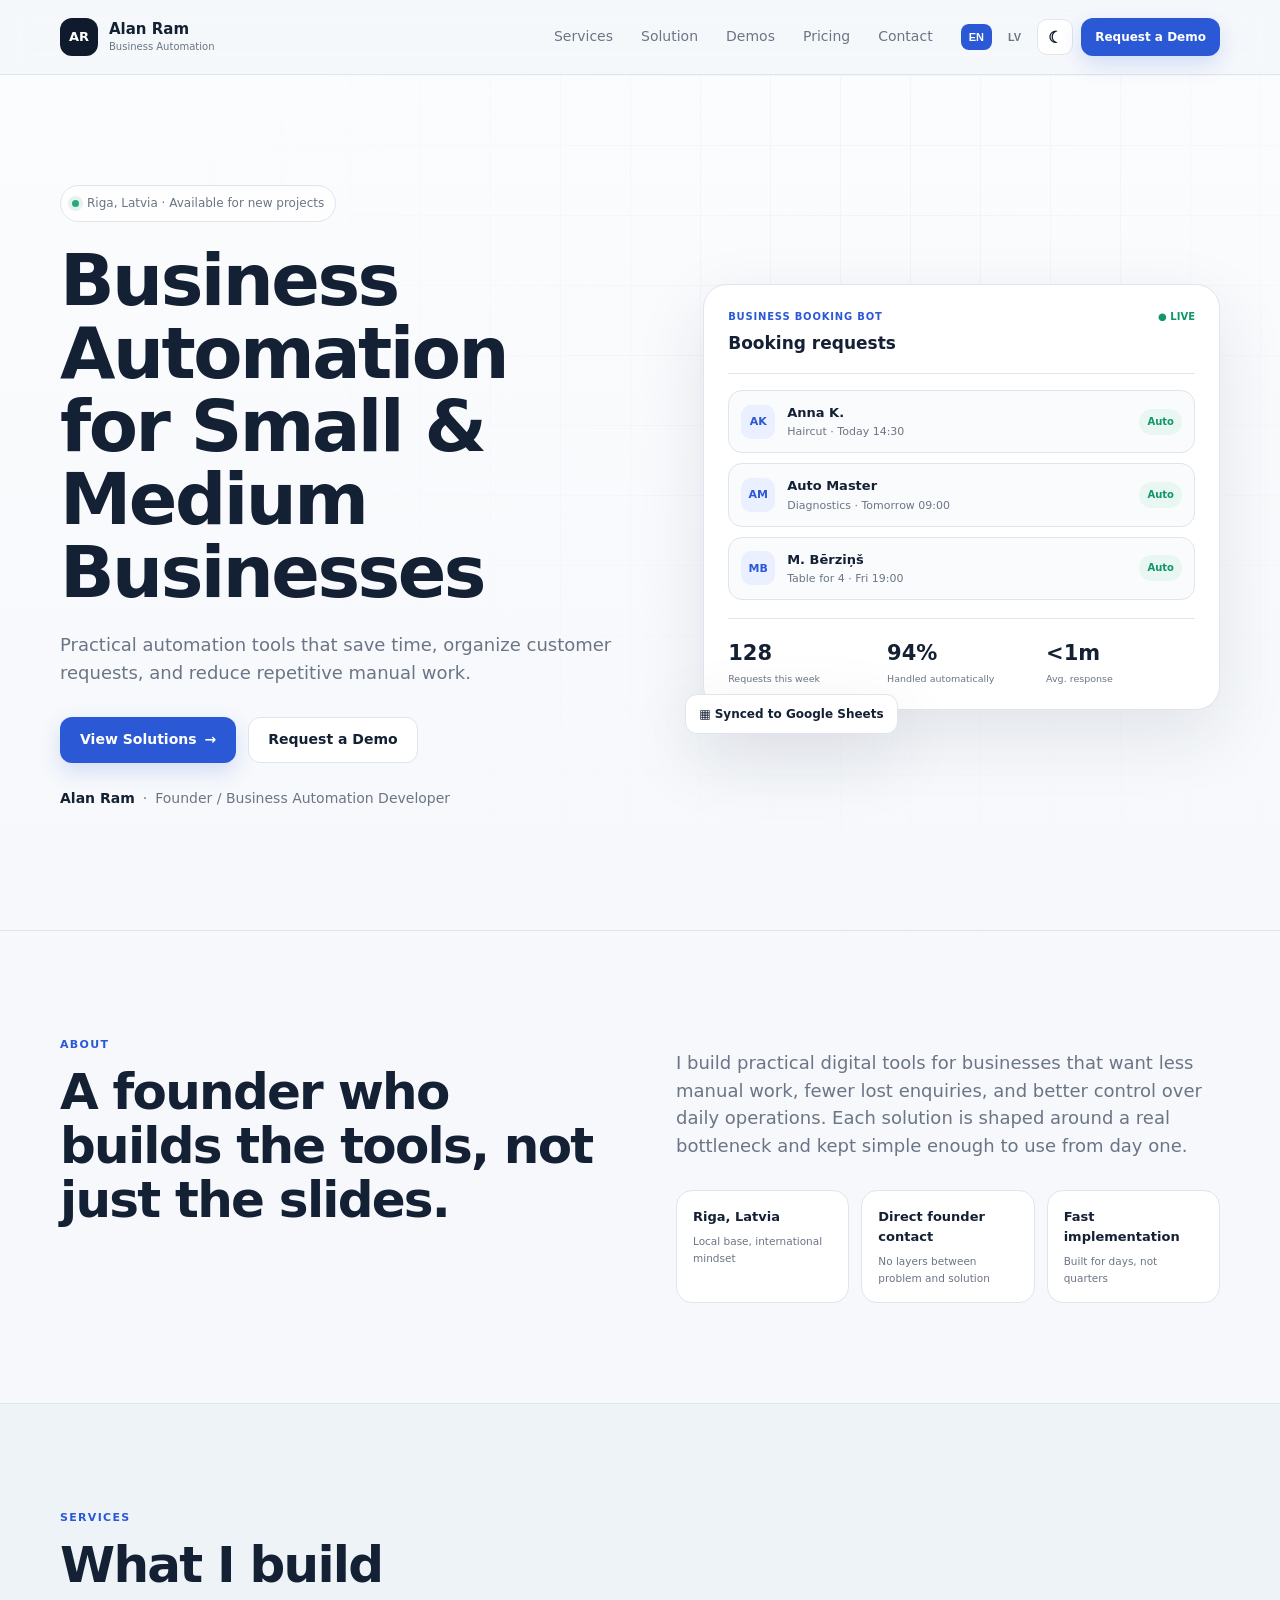
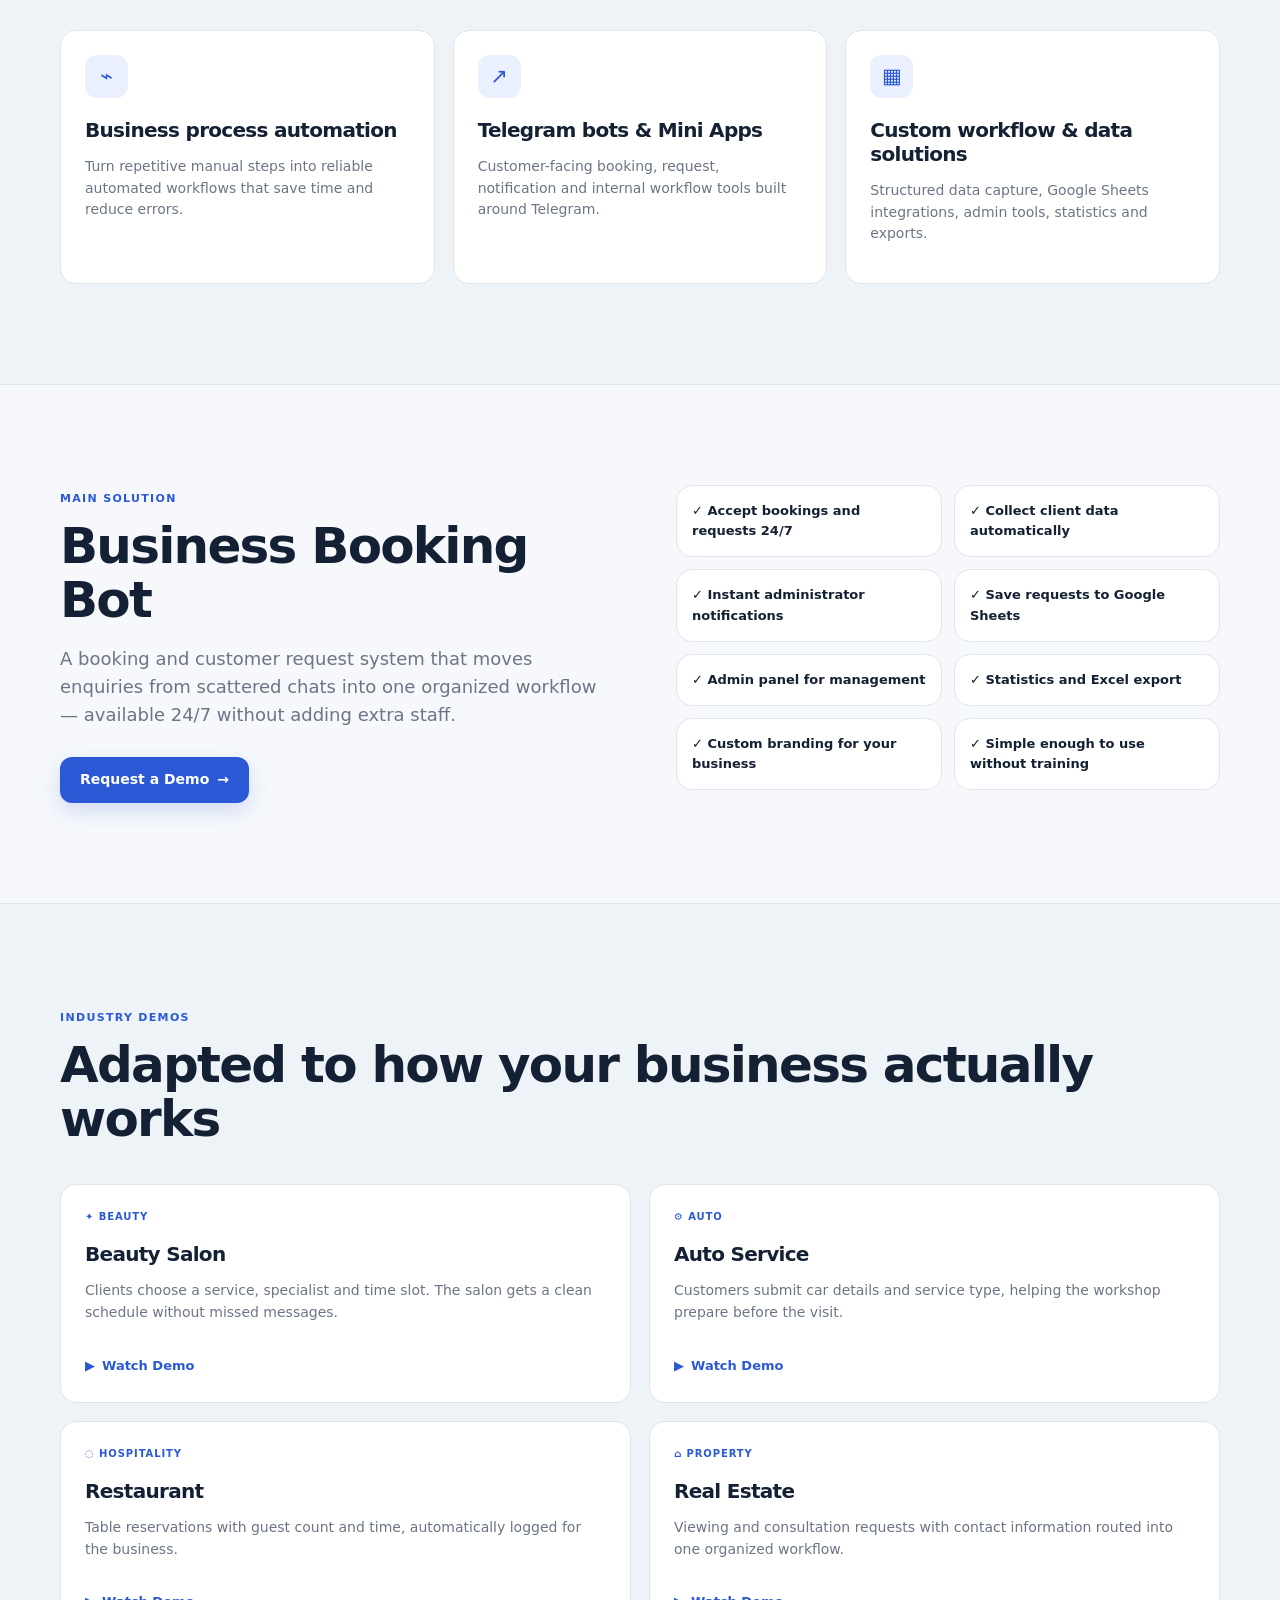
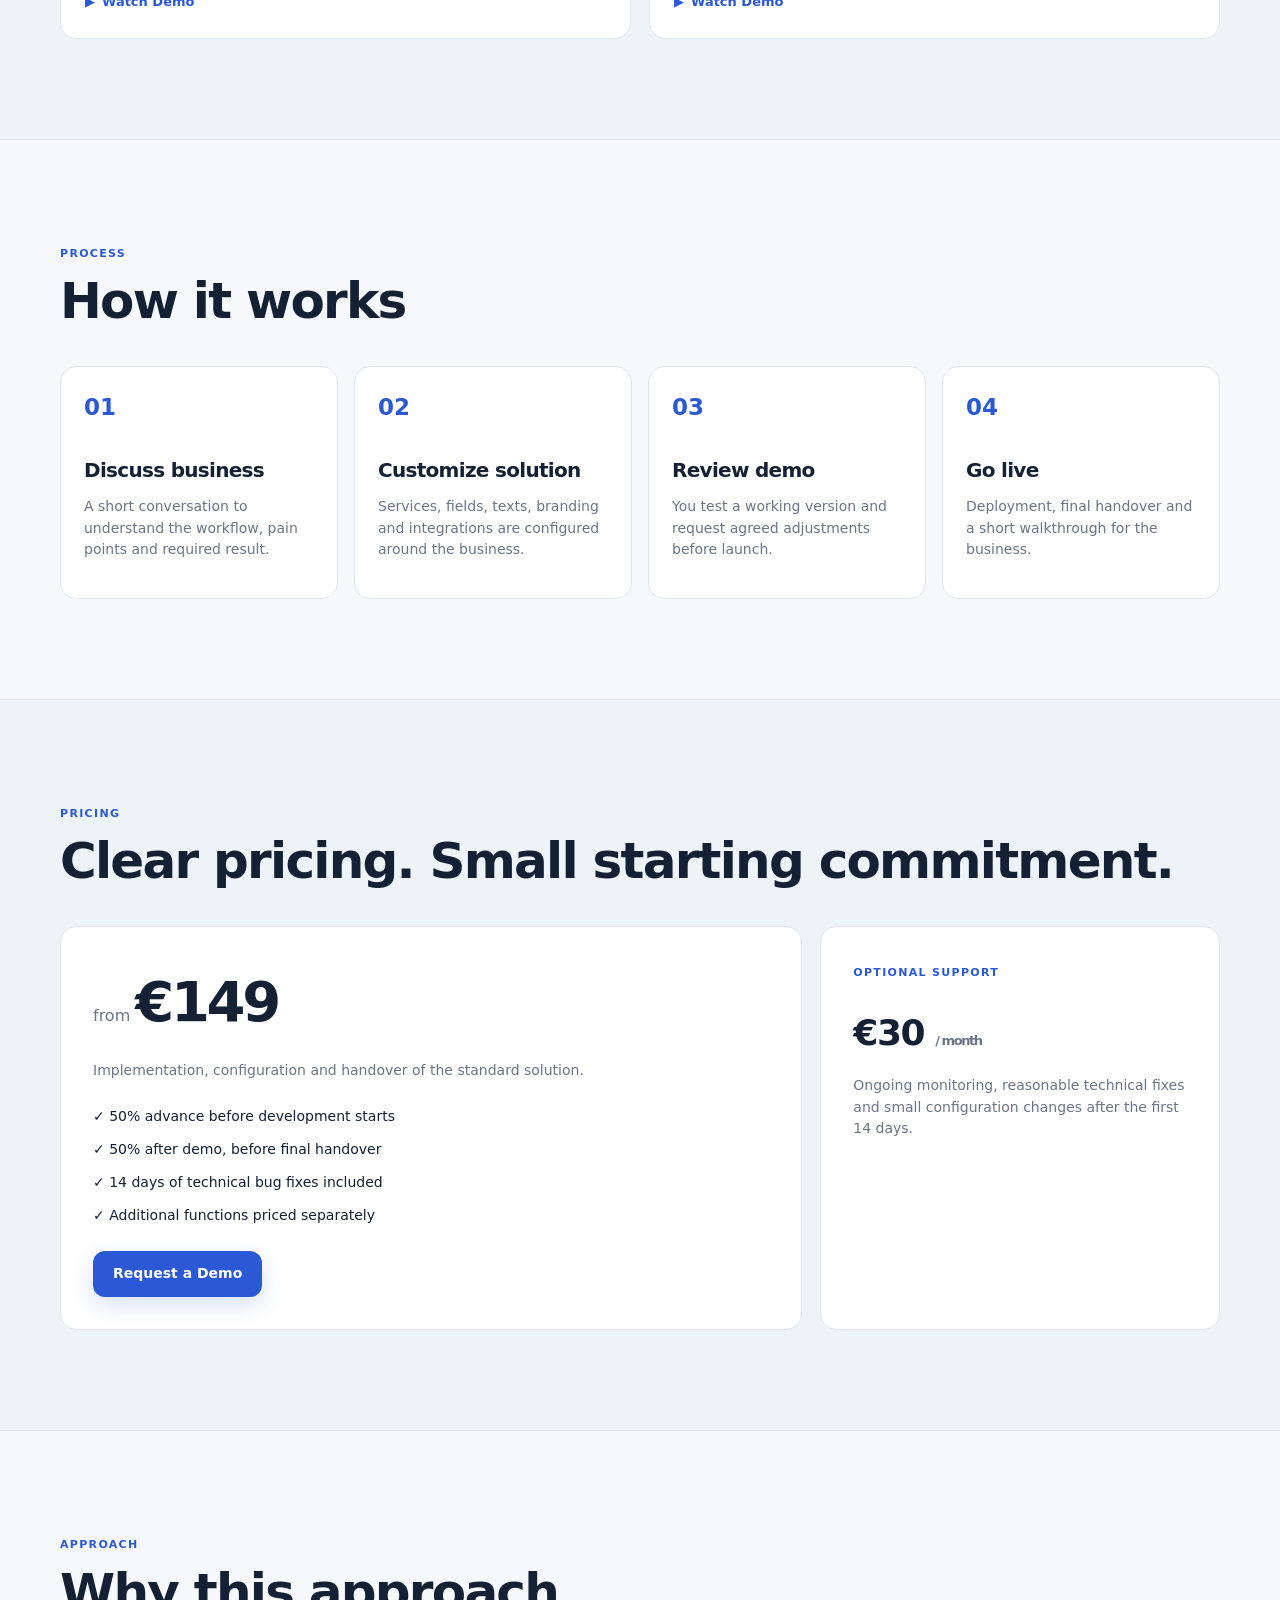
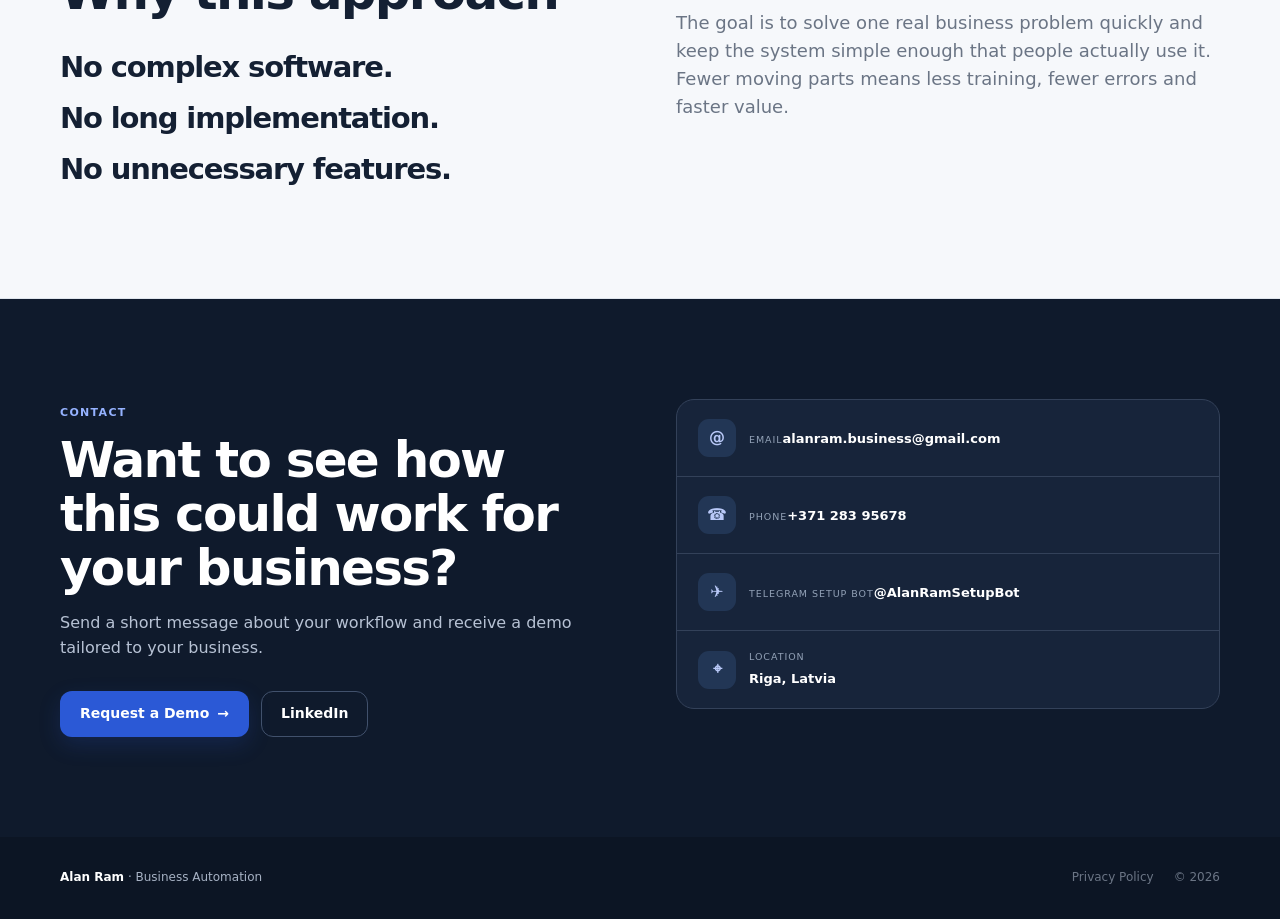
<file: index.html>
<!doctype html>
<html lang="en">
<head>
  <meta charset="utf-8">
  <meta name="viewport" content="width=device-width,initial-scale=1">
  <title>Alan Ram — Business Automation</title>
  <meta name="description" content="Practical business automation for small and medium businesses in Riga and beyond.">
  <link rel="stylesheet" href="styles.css">
</head>
<body>
<header class="site-header">
  <div class="wrap nav">
    <a class="brand" href="#top">
      <span class="mark">AR</span>
      <span><strong>Alan Ram</strong><small>Business Automation</small></span>
    </a>
    <nav>
      <a href="#services" data-t="navServices">Services</a>
      <a href="#solution" data-t="navSolution">Solution</a>
      <a href="#demos" data-t="navDemos">Demos</a>
      <a href="#pricing" data-t="navPricing">Pricing</a>
      <a href="#contact" data-t="navContact">Contact</a>
    </nav>
    <div class="nav-actions">
      <button class="lang active" data-lang="en">EN</button>
      <button class="lang" data-lang="lv">LV</button>
      <button class="theme-toggle" id="themeToggle" type="button" aria-label="Toggle theme" title="Toggle theme"><span id="themeIcon">☾</span></button>
      <a class="btn primary small" href="#contact" data-t="requestDemo">Request a Demo</a>
    </div>
  </div>
</header>

<main id="top">
<section class="hero">
  <div class="grid-bg"></div>
  <div class="wrap hero-grid">
    <div class="hero-copy reveal">
      <div class="pill"><span class="dot"></span><span data-t="heroBadge">Riga, Latvia · Available for new projects</span></div>
      <h1 data-t="heroTitle">Business Automation for Small & Medium Businesses</h1>
      <p data-t="heroLead">Practical automation tools that save time, organize customer requests, and reduce repetitive manual work.</p>
      <div class="actions">
        <a class="btn primary" href="#solution"><span data-t="viewSolutions">View Solutions</span> →</a>
        <a class="btn ghost" href="#contact" data-t="requestDemo">Request a Demo</a>
      </div>
      <div class="founder"><strong>Alan Ram</strong><span>·</span><span data-t="role">Founder / Business Automation Developer</span></div>
    </div>

    <div class="mockup reveal">
      <div class="mock-card">
        <div class="mock-head">
          <div><small>Business Booking Bot</small><strong data-t="requests">Booking requests</strong></div>
          <span class="live">● LIVE</span>
        </div>
        <div class="rows">
          <div class="row"><span class="avatar">AK</span><span><b>Anna K.</b><small data-t="row1">Haircut · Today 14:30</small></span><i>Auto</i></div>
          <div class="row"><span class="avatar">AM</span><span><b>Auto Master</b><small data-t="row2">Diagnostics · Tomorrow 09:00</small></span><i>Auto</i></div>
          <div class="row"><span class="avatar">MB</span><span><b>M. Bērziņš</b><small data-t="row3">Table for 4 · Fri 19:00</small></span><i>Auto</i></div>
        </div>
        <div class="stats">
          <div><b>128</b><span data-t="stat1">Requests this week</span></div>
          <div><b>94%</b><span data-t="stat2">Handled automatically</span></div>
          <div><b>&lt;1m</b><span data-t="stat3">Avg. response</span></div>
        </div>
      </div>
      <div class="sync">▦ <span data-t="synced">Synced to Google Sheets</span></div>
    </div>
  </div>
</section>

<section class="section">
  <div class="wrap split">
    <div class="reveal">
      <span class="label" data-t="aboutLabel">About</span>
      <h2 data-t="aboutTitle">A founder who builds the tools, not just the slides.</h2>
    </div>
    <div class="reveal">
      <p class="lead" data-t="aboutText">I build practical digital tools for businesses that want less manual work, fewer lost enquiries, and better control over daily operations. Each solution is shaped around a real bottleneck and kept simple enough to use from day one.</p>
      <div class="facts">
        <div><b data-t="f1a">Riga, Latvia</b><span data-t="f1b">Local base, international mindset</span></div>
        <div><b data-t="f2a">Direct founder contact</b><span data-t="f2b">No layers between problem and solution</span></div>
        <div><b data-t="f3a">Fast implementation</b><span data-t="f3b">Built for days, not quarters</span></div>
      </div>
    </div>
  </div>
</section>

<section class="section alt" id="services">
  <div class="wrap">
    <span class="label" data-t="servicesLabel">Services</span>
    <h2 data-t="servicesTitle">What I build</h2>
    <div class="cards three">
      <article><div class="icon">⌁</div><h3 data-t="s1t">Business process automation</h3><p data-t="s1p">Turn repetitive manual steps into reliable automated workflows that save time and reduce errors.</p></article>
      <article><div class="icon">↗</div><h3 data-t="s2t">Telegram bots & Mini Apps</h3><p data-t="s2p">Customer-facing booking, request, notification and internal workflow tools built around Telegram.</p></article>
      <article><div class="icon">▦</div><h3 data-t="s3t">Custom workflow & data solutions</h3><p data-t="s3p">Structured data capture, Google Sheets integrations, admin tools, statistics and exports.</p></article>
    </div>
  </div>
</section>

<section class="section" id="solution">
  <div class="wrap solution">
    <div>
      <span class="label" data-t="solutionLabel">Main solution</span>
      <h2>Business Booking Bot</h2>
      <p class="lead" data-t="solutionText">A booking and customer request system that moves enquiries from scattered chats into one organized workflow — available 24/7 without adding extra staff.</p>
      <a class="btn primary" href="#contact"><span data-t="requestDemo">Request a Demo</span> →</a>
    </div>
    <div class="features">
      <div>✓ <span data-t="ft1">Accept bookings and requests 24/7</span></div>
      <div>✓ <span data-t="ft2">Collect client data automatically</span></div>
      <div>✓ <span data-t="ft3">Instant administrator notifications</span></div>
      <div>✓ <span data-t="ft4">Save requests to Google Sheets</span></div>
      <div>✓ <span data-t="ft5">Admin panel for management</span></div>
      <div>✓ <span data-t="ft6">Statistics and Excel export</span></div>
      <div>✓ <span data-t="ft7">Custom branding for your business</span></div>
      <div>✓ <span data-t="ft8">Simple enough to use without training</span></div>
    </div>
  </div>
</section>

<section class="section alt" id="demos">
  <div class="wrap">
    <span class="label" data-t="demosLabel">Industry demos</span>
    <h2 data-t="demosTitle">Adapted to how your business actually works</h2>
    <div class="cards two">
      <article><span class="mini">✦ BEAUTY</span><h3 data-t="d1t">Beauty Salon</h3><p data-t="d1p">Clients choose a service, specialist and time slot. The salon gets a clean schedule without missed messages.</p><a class="demo-link" href="#">▶ <span data-t="watchDemo">Watch Demo</span></a></article>
      <article><span class="mini">⚙ AUTO</span><h3 data-t="d2t">Auto Service</h3><p data-t="d2p">Customers submit car details and service type, helping the workshop prepare before the visit.</p><a class="demo-link" href="#">▶ <span data-t="watchDemo">Watch Demo</span></a></article>
      <article><span class="mini">◌ HOSPITALITY</span><h3 data-t="d3t">Restaurant</h3><p data-t="d3p">Table reservations with guest count and time, automatically logged for the business.</p><a class="demo-link" href="#">▶ <span data-t="watchDemo">Watch Demo</span></a></article>
      <article><span class="mini">⌂ PROPERTY</span><h3 data-t="d4t">Real Estate</h3><p data-t="d4p">Viewing and consultation requests with contact information routed into one organized workflow.</p><a class="demo-link" href="#">▶ <span data-t="watchDemo">Watch Demo</span></a></article>
    </div>
  </div>
</section>

<section class="section">
  <div class="wrap">
    <span class="label" data-t="processLabel">Process</span>
    <h2 data-t="processTitle">How it works</h2>
    <div class="process">
      <div><span>01</span><h3 data-t="p1t">Discuss business</h3><p data-t="p1p">A short conversation to understand the workflow, pain points and required result.</p></div>
      <div><span>02</span><h3 data-t="p2t">Customize solution</h3><p data-t="p2p">Services, fields, texts, branding and integrations are configured around the business.</p></div>
      <div><span>03</span><h3 data-t="p3t">Review demo</h3><p data-t="p3p">You test a working version and request agreed adjustments before launch.</p></div>
      <div><span>04</span><h3 data-t="p4t">Go live</h3><p data-t="p4p">Deployment, final handover and a short walkthrough for the business.</p></div>
    </div>
  </div>
</section>

<section class="section alt" id="pricing">
  <div class="wrap">
    <span class="label" data-t="pricingLabel">Pricing</span>
    <h2 data-t="pricingTitle">Clear pricing. Small starting commitment.</h2>
    <div class="pricing">
      <div class="price-card">
        <div class="price"><span data-t="from">from</span> <strong>€149</strong></div>
        <p data-t="priceText">Implementation, configuration and handover of the standard solution.</p>
        <ul>
          <li>✓ <span data-t="term1">50% advance before development starts</span></li>
          <li>✓ <span data-t="term2">50% after demo, before final handover</span></li>
          <li>✓ <span data-t="term3">14 days of technical bug fixes included</span></li>
          <li>✓ <span data-t="term4">Additional functions priced separately</span></li>
        </ul>
        <a class="btn primary" href="#contact" data-t="requestDemo">Request a Demo</a>
      </div>
      <aside class="support">
        <span class="label" data-t="supportLabel">Optional support</span>
        <strong>€30 <small data-t="month">/ month</small></strong>
        <p data-t="supportText">Ongoing monitoring, reasonable technical fixes and small configuration changes after the first 14 days.</p>
      </aside>
    </div>
  </div>
</section>

<section class="section">
  <div class="wrap approach">
    <div>
      <span class="label" data-t="approachLabel">Approach</span>
      <h2 data-t="approachTitle">Why this approach</h2>
      <div class="big-lines">
        <p data-t="a1">No complex software.</p>
        <p data-t="a2">No long implementation.</p>
        <p data-t="a3">No unnecessary features.</p>
      </div>
    </div>
    <p class="lead" data-t="approachText">The goal is to solve one real business problem quickly and keep the system simple enough that people actually use it. Fewer moving parts means less training, fewer errors and faster value.</p>
  </div>
</section>

<section class="section contact" id="contact">
  <div class="wrap contact-grid">
    <div>
      <span class="label" data-t="contactLabel">Contact</span>
      <h2 data-t="contactTitle">Want to see how this could work for your business?</h2>
      <p data-t="contactText">Send a short message about your workflow and receive a demo tailored to your business.</p>
      <div class="actions">
        <a class="btn primary" href="mailto:alanram.business@gmail.com?subject=Business%20Automation%20Demo"><span data-t="requestDemo">Request a Demo</span> →</a>
        <a class="btn dark-ghost" href="https://www.linkedin.com/" target="_blank" rel="noopener">LinkedIn</a>
      </div>
    </div>
    <div class="contact-card">
      <a href="mailto:alanram.business@gmail.com"><span>@</span><div><small data-t="email">Email</small><strong>alanram.business@gmail.com</strong></div></a>
      <a href="tel:+37128395678"><span>☎</span><div><small data-t="phone">Phone</small><strong>+371 283 95678</strong></div></a>
      <a href="https://t.me/AlanRamSetupBot?start=website" target="_blank" rel="noopener"><span>✈</span><div><small>Telegram Setup Bot</small><strong>@AlanRamSetupBot</strong></div></a>
      <div><span>⌖</span><div><small data-t="location">Location</small><strong data-t="riga">Riga, Latvia</strong></div></div>
    </div>
  </div>
</section>
</main>

<footer>
  <div class="wrap footer">
    <div><strong>Alan Ram</strong> · Business Automation</div>
    <div><a href="privacy.html" data-t="privacy">Privacy Policy</a><span>© <span id="year"></span></span></div>
  </div>
</footer>

<div class="toast" id="toast"></div>
<script src="script.js"></script>
</body>
</html>
</file>
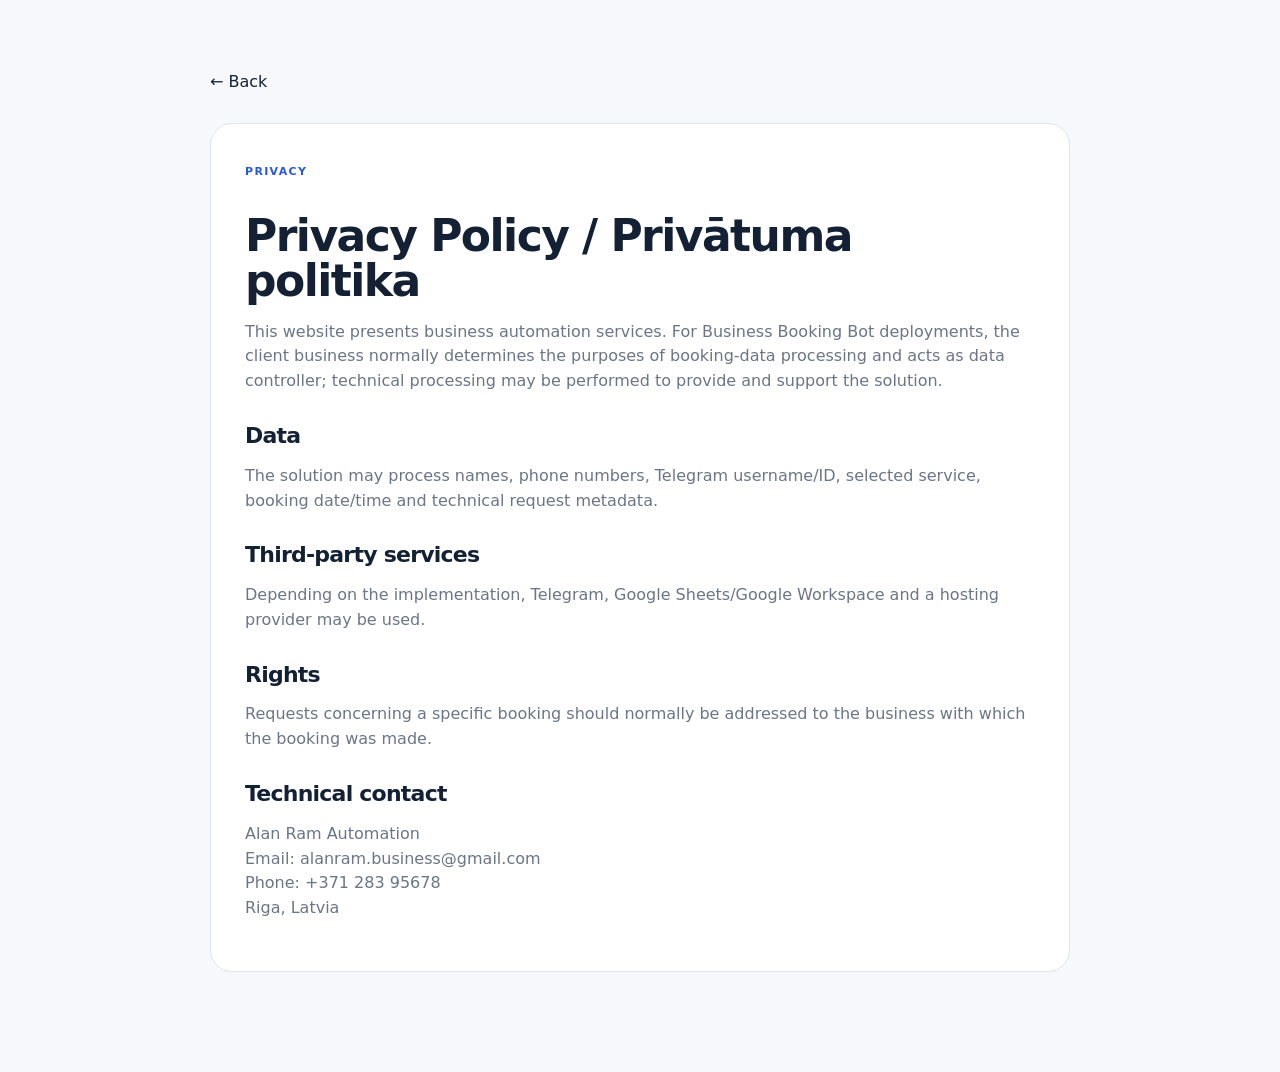
<file: privacy.html>
<!doctype html><html lang="en"><head><meta charset="utf-8"><meta name="viewport" content="width=device-width,initial-scale=1"><title>Privacy Policy — Alan Ram</title><link rel="stylesheet" href="styles.css"><style>.policy{max-width:900px;margin:auto;padding:70px 20px 100px}.policy article{background:white;border:1px solid var(--line);border-radius:22px;padding:34px}.policy h1{font-size:44px}.policy h2{font-size:22px;margin-top:30px}.policy p{color:var(--muted)}.back{margin-bottom:28px;display:inline-block}</style></head><body><div class="policy"><a class="back" href="index.html">← Back</a><article><span class="label">Privacy</span><h1>Privacy Policy / Privātuma politika</h1><p>This website presents business automation services. For Business Booking Bot deployments, the client business normally determines the purposes of booking-data processing and acts as data controller; technical processing may be performed to provide and support the solution.</p><h2>Data</h2><p>The solution may process names, phone numbers, Telegram username/ID, selected service, booking date/time and technical request metadata.</p><h2>Third-party services</h2><p>Depending on the implementation, Telegram, Google Sheets/Google Workspace and a hosting provider may be used.</p><h2>Rights</h2><p>Requests concerning a specific booking should normally be addressed to the business with which the booking was made.</p><h2>Technical contact</h2><p>Alan Ram Automation<br>Email: <a href="mailto:alanram.business@gmail.com">alanram.business@gmail.com</a><br>Phone: <a href="tel:+37128395678">+371 283 95678</a><br>Riga, Latvia</p></article></div></body></html>
</file>
<file: styles.css>
:root{--bg:#f6f8fb;--surface:#fff;--soft:#eef3f8;--text:#142033;--muted:#6b7585;--line:#dfe5ec;--blue:#2b59d6;--blue2:#183eaa;--blueSoft:#eaf0ff;--green:#13966b;--dark:#0f1a2c;--shadow:0 24px 70px rgba(27,42,73,.10);--r:20px;--max:1160px}
*{box-sizing:border-box}html{scroll-behavior:smooth}body{margin:0;font-family:Inter,ui-sans-serif,system-ui,-apple-system,BlinkMacSystemFont,"Segoe UI",sans-serif;color:var(--text);background:var(--bg);line-height:1.55}a{text-decoration:none;color:inherit}.wrap{width:min(var(--max),calc(100% - 40px));margin:auto}.site-header{position:sticky;top:0;z-index:20;background:rgba(246,248,251,.9);backdrop-filter:blur(14px);border-bottom:1px solid var(--line)}.nav{height:74px;display:flex;align-items:center;gap:28px}.brand{display:flex;align-items:center;gap:11px}.mark{width:38px;height:38px;border-radius:12px;background:var(--dark);color:white;display:grid;place-items:center;font-size:13px;font-weight:900}.brand>span:last-child{display:flex;flex-direction:column;line-height:1}.brand strong{font-size:15px}.brand small{font-size:10px;color:var(--muted);margin-top:5px}.nav nav{margin-left:auto;display:flex;gap:28px}.nav nav a{font-size:14px;color:var(--muted)}.nav nav a:hover{color:var(--text)}.nav-actions{display:flex;align-items:center;gap:8px}.lang{border:0;background:transparent;color:var(--muted);font-weight:800;font-size:11px;padding:7px 8px;border-radius:8px;cursor:pointer}.lang.active{background:var(--blue);color:white}.btn{display:inline-flex;align-items:center;justify-content:center;gap:8px;min-height:46px;padding:0 19px;border-radius:12px;font-size:14px;font-weight:800;border:1px solid transparent;transition:.2s}.btn.small{min-height:38px;padding:0 13px;font-size:12px}.primary{background:var(--blue);color:#fff;box-shadow:0 8px 22px rgba(43,89,214,.18)}.primary:hover{background:var(--blue2);transform:translateY(-1px)}.ghost{background:white;border-color:var(--line)}.ghost:hover{border-color:#b9c3d0}.hero{position:relative;overflow:hidden;padding:110px 0 120px;border-bottom:1px solid var(--line);background:linear-gradient(#fbfcfe,#f6f8fb)}.grid-bg{position:absolute;inset:0;opacity:.35;background-image:linear-gradient(to right,#dfe5ec 1px,transparent 1px),linear-gradient(to bottom,#dfe5ec 1px,transparent 1px);background-size:70px 70px;mask-image:radial-gradient(circle at 70% 20%,black,transparent 65%)}.hero-grid{position:relative;display:grid;grid-template-columns:1.05fr .95fr;gap:72px;align-items:center}.pill{display:inline-flex;align-items:center;gap:8px;border:1px solid var(--line);background:rgba(255,255,255,.85);padding:8px 11px;border-radius:999px;color:var(--muted);font-size:12px}.dot{width:7px;height:7px;background:#26aa7a;border-radius:50%;box-shadow:0 0 0 4px rgba(38,170,122,.12)}h1,h2,h3{margin:0;letter-spacing:-.035em}h1{font-size:clamp(44px,5.6vw,72px);line-height:1.02;margin-top:22px}h2{font-size:clamp(32px,4vw,50px);line-height:1.08}h3{font-size:20px;line-height:1.2}.hero-copy>p,.lead{font-size:18px;color:var(--muted);max-width:650px}.hero-copy>p{margin:22px 0 0}.actions{display:flex;gap:12px;flex-wrap:wrap;margin-top:30px}.founder{display:flex;gap:8px;flex-wrap:wrap;margin-top:25px;color:var(--muted);font-size:14px}.founder strong{color:var(--text)}.mockup{position:relative}.mock-card{background:white;border:1px solid var(--line);border-radius:24px;padding:24px;box-shadow:var(--shadow)}.mock-head{display:flex;justify-content:space-between;border-bottom:1px solid var(--line);padding-bottom:17px}.mock-head div{display:flex;flex-direction:column}.mock-head small{font-size:10px;color:var(--blue);font-weight:900;letter-spacing:.08em;text-transform:uppercase}.mock-head strong{font-size:17px;margin-top:5px}.live{font-size:10px;color:var(--green);font-weight:900}.rows{display:grid;gap:10px;margin-top:16px}.row{display:grid;grid-template-columns:auto 1fr auto;gap:12px;align-items:center;border:1px solid var(--line);border-radius:14px;padding:12px;background:#fafbfd}.avatar{width:34px;height:34px;display:grid;place-items:center;background:var(--blueSoft);color:var(--blue);border-radius:10px;font-weight:900;font-size:11px}.row>span:nth-child(2){display:flex;flex-direction:column}.row b{font-size:13px}.row small{font-size:11px;color:var(--muted)}.row i{font-style:normal;background:#e8f7f1;color:var(--green);font-size:10px;font-weight:900;border-radius:999px;padding:5px 8px}.stats{display:grid;grid-template-columns:repeat(3,1fr);gap:10px;margin-top:18px;padding-top:18px;border-top:1px solid var(--line)}.stats b{display:block;font-size:21px}.stats span{display:block;color:var(--muted);font-size:9.5px;line-height:1.25;margin-top:4px}.sync{position:absolute;left:-18px;bottom:-24px;background:white;border:1px solid var(--line);box-shadow:var(--shadow);padding:10px 13px;border-radius:12px;font-size:12px;font-weight:750}.section{padding:100px 0;border-bottom:1px solid var(--line)}.alt{background:var(--soft)}.split,.solution,.approach,.contact-grid{display:grid;grid-template-columns:1fr 1fr;gap:72px;align-items:start}.label{display:inline-block;color:var(--blue);font-size:11px;font-weight:900;letter-spacing:.12em;text-transform:uppercase;margin-bottom:12px}.facts{display:grid;grid-template-columns:repeat(3,1fr);gap:12px;margin-top:30px}.facts div,.cards article,.process>div,.support,.price-card,.features div{background:white;border:1px solid var(--line);border-radius:16px}.facts div{padding:16px;display:flex;flex-direction:column;gap:6px}.facts b{font-size:13px}.facts span{font-size:10.5px;color:var(--muted)}.cards{display:grid;gap:18px;margin-top:38px}.cards.three{grid-template-columns:repeat(3,1fr)}.cards.two{grid-template-columns:repeat(2,1fr)}.cards article{padding:24px;transition:.2s}.cards article:hover,.process>div:hover{transform:translateY(-4px);box-shadow:var(--shadow)}.icon{width:43px;height:43px;background:var(--blueSoft);color:var(--blue);display:grid;place-items:center;border-radius:12px;font-size:21px;margin-bottom:20px}.cards p,.process p,.support p,.price-card p{font-size:14px;color:var(--muted)}.solution .lead{margin:18px 0 28px}.features{display:grid;grid-template-columns:repeat(2,1fr);gap:12px}.features div{padding:15px;font-size:13px;font-weight:700}.mini{display:block;font-size:10px;color:var(--blue);font-weight:900;letter-spacing:.09em;margin-bottom:18px}.demo-link{display:inline-flex;gap:7px;align-items:center;margin-top:18px;color:var(--blue);font-weight:800;font-size:13px}.process{display:grid;grid-template-columns:repeat(4,1fr);gap:16px;margin-top:38px}.process>div{padding:23px;transition:.2s}.process>div>span{display:block;color:var(--blue);font-size:23px;font-weight:900;margin-bottom:32px}.pricing{display:grid;grid-template-columns:1.3fr .7fr;gap:18px;margin-top:38px}.price-card,.support{padding:32px}.price{font-size:16px;color:var(--muted)}.price strong{font-size:56px;color:var(--text);letter-spacing:-.06em}.price-card ul{list-style:none;padding:0;margin:25px 0;display:grid;gap:11px;font-size:14px}.support>strong{display:block;font-size:36px;letter-spacing:-.04em;margin:12px 0}.support>strong small{font-size:13px;color:var(--muted)}.big-lines{margin-top:26px}.big-lines p{font-size:29px;font-weight:900;letter-spacing:-.04em;margin:6px 0}.approach{align-items:center}.contact{background:var(--dark);color:white;border-bottom:0}.contact .label{color:#95b2ff}.contact p{color:#b7c2d4}.dark-ghost{border-color:#41516c;color:white}.dark-ghost:hover{border-color:#7485a4}.contact-card{border:1px solid #334159;border-radius:18px;overflow:hidden;background:#17243a}.contact-card>a,.contact-card>div{display:grid;grid-template-columns:auto 1fr;gap:13px;align-items:center;padding:19px 21px;border-bottom:1px solid #334159}.contact-card>div:last-child{border-bottom:0}.contact-card>a>span,.contact-card>div>span{width:38px;height:38px;background:#223655;border-radius:11px;display:grid;place-items:center;color:#b9c9f8;font-weight:900}.contact-card div div{display:flex;flex-direction:column}.contact-card small{font-size:9.5px;color:#93a2b7;text-transform:uppercase;letter-spacing:.1em}.contact-card strong{font-size:13px;margin-top:4px}.footer{min-height:82px;display:flex;align-items:center;justify-content:space-between;font-size:12px}.footer>div:last-child{display:flex;gap:20px;color:var(--muted)}footer{background:#0c1524;color:#a7b2c4}.footer strong{color:white}.toast{position:fixed;bottom:26px;left:50%;transform:translate(-50%,20px);background:#111c2d;color:white;padding:11px 15px;border-radius:11px;opacity:0;transition:.2s;pointer-events:none;z-index:50;font-size:13px}.toast.show{opacity:1;transform:translate(-50%,0)}.reveal{opacity:0;transform:translateY(14px);transition:.7s}.reveal.visible{opacity:1;transform:none}
@media(max-width:980px){.nav nav{display:none}.hero-grid,.split,.solution,.approach,.contact-grid{grid-template-columns:1fr}.cards.three{grid-template-columns:1fr 1fr}.process{grid-template-columns:1fr 1fr}.pricing{grid-template-columns:1fr}}
@media(max-width:680px){.wrap{width:min(var(--max),calc(100% - 28px))}.btn.small{display:none}.section{padding:74px 0}.hero{padding:76px 0 90px}.cards.three,.cards.two,.facts,.features,.process{grid-template-columns:1fr}.nav{height:66px}.brand small{display:none}h1{font-size:44px}.hero-copy>p,.lead{font-size:16px}.mock-card{padding:17px}.sync{left:12px}.price strong{font-size:48px}.big-lines p{font-size:25px}.footer{flex-direction:column;align-items:flex-start;justify-content:center;gap:12px;padding:22px 0}}


/* Theme switcher */
.theme-toggle{
  width:36px;height:36px;border-radius:10px;border:1px solid var(--line);
  background:var(--surface);color:var(--text);display:grid;place-items:center;
  cursor:pointer;font-size:16px;font-weight:800;transition:.2s;
}
.theme-toggle:hover{transform:translateY(-1px);border-color:#aab5c4}

html[data-theme="dark"]{
  --bg:#0c1320;
  --surface:#121c2b;
  --soft:#0f1826;
  --text:#edf2f8;
  --muted:#9eacbf;
  --line:#26364b;
  --blue:#6f95ff;
  --blue2:#89a8ff;
  --blueSoft:#17284a;
  --green:#42c593;
  --dark:#07101c;
  --shadow:0 24px 70px rgba(0,0,0,.34);
}
html[data-theme="dark"] body{background:var(--bg);color:var(--text)}
html[data-theme="dark"] .site-header{background:rgba(12,19,32,.9)}
html[data-theme="dark"] .hero{background:linear-gradient(#0f1826,#0c1320)}
html[data-theme="dark"] .pill,
html[data-theme="dark"] .mock-card,
html[data-theme="dark"] .facts div,
html[data-theme="dark"] .cards article,
html[data-theme="dark"] .process>div,
html[data-theme="dark"] .support,
html[data-theme="dark"] .price-card,
html[data-theme="dark"] .features div,
html[data-theme="dark"] .theme-toggle{background:var(--surface)}
html[data-theme="dark"] .row{background:#0f1927}
html[data-theme="dark"] .grid-bg{
  background-image:linear-gradient(to right,#243248 1px,transparent 1px),
  linear-gradient(to bottom,#243248 1px,transparent 1px)
}
html[data-theme="dark"] .ghost{background:var(--surface);color:var(--text)}
html[data-theme="dark"] .contact{background:#07101c}
html[data-theme="dark"] footer{background:#050b13}
html[data-theme="dark"] .brand .mark{background:#edf2f8;color:#0b1420}
html[data-theme="dark"] .price strong,
html[data-theme="dark"] .founder strong{color:var(--text)}
html[data-theme="dark"] .mini,
html[data-theme="dark"] .label,
html[data-theme="dark"] .icon,
html[data-theme="dark"] .demo-link{color:var(--blue)}

/* Dark-mode visibility fix for Google Sheets sync badge */
html[data-theme="dark"] .sync{
  background:#7f1d1d;
  color:#ffffff;
  border-color:#b91c1c;
  box-shadow:0 12px 32px rgba(127,29,29,.38);
}
html[data-theme="dark"] .sync span{
  color:#ffffff;
}
</file>
